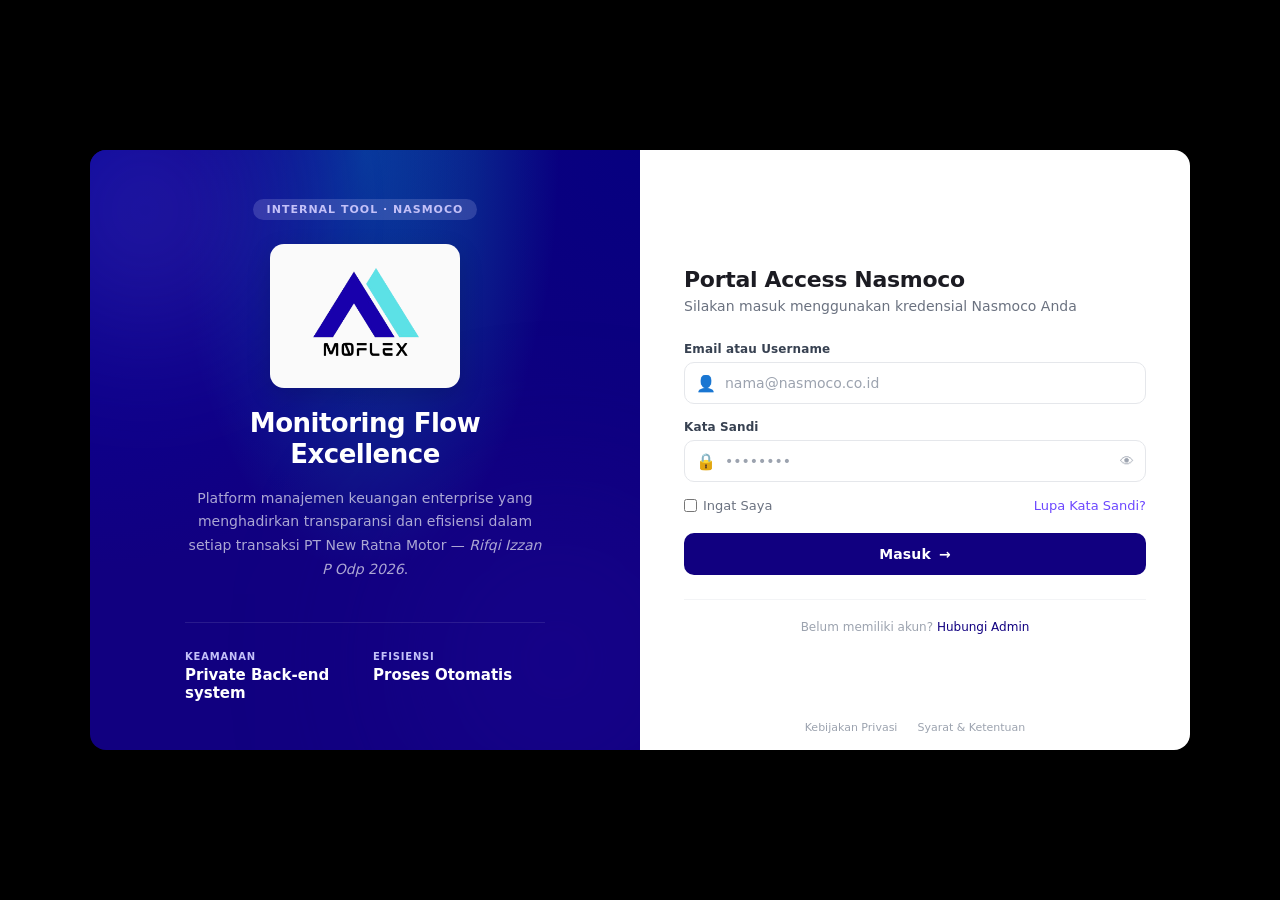
<file: login.html>
<!DOCTYPE html>
<html lang="id">
<head>
<meta charset="UTF-8"/>
<meta name="viewport" content="width=device-width, initial-scale=1.0"/>
<title>Login | MOFLEX Enterprise Finance</title>
<style>
*, *::before, *::after { box-sizing: border-box; margin: 0; padding: 0; }

body {
  font-family: 'Inter', system-ui, -apple-system, sans-serif;
  background: #000000;
  min-height: 100vh;
  display: flex;
  align-items: center;
  justify-content: center;
  overflow: hidden;
}

.bg-pattern {
  position: fixed;
  inset: 0;
  opacity: 0.04;
  pointer-events: none;
  background-image: radial-gradient(#f5f5f5 0.5px, transparent 0.5px);
  background-size: 24px 24px;
  z-index: 0;
}

.card {
  width: 100%;
  max-width: 1100px;
  min-height: 600px;
  display: grid;
  grid-template-columns: 1fr 1fr;
  border-radius: 16px;
  overflow: hidden;
  box-shadow: 0 25px 60px rgba(0,0,0,0.18);
  z-index: 10;
  position: relative;
}

.brand-panel {
  background-color: #110080;
  background-image:
    radial-gradient(at 0% 0%, hsla(243,100%,30%,1) 0px, transparent 50%),
    radial-gradient(at 50% 0%, hsla(181,100%,40%,0.4) 0px, transparent 50%),
    radial-gradient(at 100% 0%, hsla(243,100%,25%,1) 0px, transparent 50%);
  padding: 48px 40px;
  display: flex;
  flex-direction: column;
  align-items: center;
  justify-content: center;
  position: relative;
  overflow: hidden;
  transition: background-position 0.1s ease;
}

.brand-panel::before {
  content: '';
  position: absolute;
  top: -10%; left: -10%;
  width: 40%; height: 40%;
  border-radius: 50%;
  background: #c4c1f8;
  opacity: 0.15;
  filter: blur(80px);
}

.brand-panel::after {
  content: '';
  position: absolute;
  bottom: -10%; right: -10%;
  width: 50%; height: 50%;
  border-radius: 50%;
  background: #200a9a;
  opacity: 0.4;
  filter: blur(100px);
}

.brand-inner {
  position: relative;
  z-index: 1;
  text-align: center;
  max-width: 360px;
}

.brand-badge {
  display: inline-block;
  background: rgba(196,193,248,0.2);
  color: #c4c1f8;
  padding: 4px 14px;
  border-radius: 999px;
  font-size: 11px;
  font-weight: 600;
  letter-spacing: 1px;
  text-transform: uppercase;
  margin-bottom: 24px;
}

.brand-logo {
  font-size: 32px;
  font-weight: 800;
  color: #fff;
  letter-spacing: -1px;
  margin-bottom: 8px;
}

.brand-logo span { color: #c4c1f8; }

.brand-title {
  font-size: 26px;
  font-weight: 700;
  color: #fff;
  letter-spacing: -0.5px;
  line-height: 1.2;
  margin-bottom: 16px;
}

.brand-desc {
  font-size: 14px;
  color: rgba(255,255,255,0.65);
  line-height: 1.7;
  margin-bottom: 40px;
}

.brand-stats {
  display: grid;
  grid-template-columns: 1fr 1fr;
  gap: 16px;
  text-align: left;
  border-top: 1px solid rgba(255,255,255,0.1);
  padding-top: 28px;
}

.brand-stat-label {
  font-size: 10px;
  font-weight: 600;
  color: #c4c1f8;
  text-transform: uppercase;
  letter-spacing: 0.8px;
  margin-bottom: 4px;
}

.brand-stat-value {
  font-size: 15px;
  font-weight: 600;
  color: #fff;
}

.login-panel {
  background: #fff;
  padding: 48px 44px;
  display: flex;
  flex-direction: column;
  justify-content: center;
  position: relative;
}

.login-header { margin-bottom: 28px; }
.login-title {
  font-size: 22px;
  font-weight: 700;
  color: #1b1b22;
  margin-bottom: 6px;
  letter-spacing: -0.3px;
}
.login-subtitle { font-size: 14px; color: #6b7280; }

.form-group {
  display: flex;
  flex-direction: column;
  gap: 6px;
  margin-bottom: 16px;
}

.form-label {
  font-size: 12px;
  font-weight: 600;
  color: #374151;
  letter-spacing: 0.01em;
}

.input-wrap { position: relative; }

.input-icon {
  position: absolute;
  left: 12px;
  top: 50%;
  transform: translateY(-50%);
  color: #9ca3af;
  font-size: 16px;
  pointer-events: none;
}

.form-input {
  width: 100%;
  padding: 12px 12px 12px 40px;
  border: 1.5px solid #e5e7eb;
  border-radius: 10px;
  font-size: 14px;
  color: #1b1b22;
  background: #fff;
  outline: none;
  transition: all 0.15s;
  font-family: inherit;
}

.form-input:focus {
  border-color: #6c47ff;
  box-shadow: 0 0 0 3px rgba(108,71,255,0.1);
}

.form-input::placeholder { color: #9ca3af; }

.input-toggle {
  position: absolute;
  right: 12px;
  top: 50%;
  transform: translateY(-50%);
  background: none;
  border: none;
  cursor: pointer;
  color: #9ca3af;
  font-size: 14px;
  padding: 0;
}

.input-toggle:hover { color: #374151; }

.form-footer {
  display: flex;
  align-items: center;
  justify-content: space-between;
  margin-bottom: 20px;
}

.remember-label {
  display: flex;
  align-items: center;
  gap: 6px;
  cursor: pointer;
  font-size: 13px;
  color: #6b7280;
}

.remember-label input { accent-color: #6c47ff; }

.forgot-link {
  font-size: 13px;
  font-weight: 500;
  color: #6c47ff;
  text-decoration: none;
}

.forgot-link:hover { text-decoration: underline; }

.btn-login {
  width: 100%;
  padding: 13px;
  background: #110080;
  color: #fff;
  border: none;
  border-radius: 10px;
  font-size: 14px;
  font-weight: 600;
  cursor: pointer;
  transition: all 0.15s;
  display: flex;
  align-items: center;
  justify-content: center;
  gap: 8px;
  font-family: inherit;
  letter-spacing: 0.01em;
}

.btn-login:hover { background: #0d0066; box-shadow: 0 4px 16px rgba(17,0,128,0.3); }
.btn-login:active { transform: scale(0.985); }
.btn-login:disabled { opacity: 0.6; cursor: not-allowed; transform: none; }

.spinner {
  width: 16px; height: 16px;
  border: 2px solid rgba(255,255,255,0.3);
  border-top-color: #fff;
  border-radius: 50%;
  animation: spin 0.7s linear infinite;
}

@keyframes spin { to { transform: rotate(360deg); } }

.alert {
  padding: 12px 14px;
  border-radius: 8px;
  font-size: 13px;
  margin-bottom: 16px;
  display: none;
  line-height: 1.5;
}

.alert.show { display: block; }
.alert-error { background: #fef2f2; border: 1px solid #fecaca; color: #b91c1c; }
.alert-success { background: #f0fdf4; border: 1px solid #bbf7d0; color: #15803d; }
.alert-info { background: #eff6ff; border: 1px solid #bfdbfe; color: #1d4ed8; }

.login-footer {
  margin-top: 24px;
  padding-top: 20px;
  border-top: 1px solid #f3f4f6;
  text-align: center;
  font-size: 12px;
  color: #9ca3af;
}

.login-footer a { color: #110080; font-weight: 500; text-decoration: none; }
.login-footer a:hover { text-decoration: underline; }

.legal-links {
  position: absolute;
  bottom: 16px;
  left: 0; right: 0;
  display: flex;
  justify-content: center;
  gap: 20px;
  font-size: 11px;
}

.legal-links a { color: #9ca3af; text-decoration: none; }
.legal-links a:hover { color: #110080; }

@media (max-width: 768px) {
  .card { grid-template-columns: 1fr; max-width: 420px; min-height: unset; }
  .brand-panel { display: none; }
  .login-panel { padding: 36px 28px; }
}
</style>
</head>
<body>

<div class="bg-pattern"></div>

<div class="card">
  <!-- LEFT: Brand Panel -->
  <div class="brand-panel" id="brandPanel">
    <div class="brand-inner">
      <div class="brand-badge">Internal Tool · Nasmoco</div>
      <div style="background:#fafafa;border-radius:14px;padding:12px 20px;display:inline-flex;margin-bottom:20px;box-shadow:0 8px 24px rgba(0,0,0,0.15);">
      <img src="assets/Moflex logo.png" alt="MOFLEX" style="height:120px;width:auto;display:block;"/>
      </div>
      <div class="brand-title">Monitoring Flow<br/>Excellence</div>
      <p class="brand-desc">
        Platform manajemen keuangan enterprise yang menghadirkan transparansi dan efisiensi dalam setiap transaksi PT New Ratna Motor — <em>Rifqi Izzan P Odp 2026</em>.
      </p>
      <div class="brand-stats">
        <div>
          <div class="brand-stat-label">Keamanan</div>
          <div class="brand-stat-value">Private Back-end system</div>
        </div>
        <div>
          <div class="brand-stat-label">Efisiensi</div>
          <div class="brand-stat-value">Proses Otomatis</div>
        </div>
      </div>
    </div>
  </div>

  <!-- RIGHT: Login Form -->
  <div class="login-panel">
    <div class="login-header">
      <div class="login-title">Portal Access Nasmoco</div>
      <div class="login-subtitle">Silakan masuk menggunakan kredensial Nasmoco Anda</div>
    </div>

    <div class="alert alert-error" id="alertBox"></div>
    <div class="alert alert-success" id="successBox"></div>

    <div class="form-group">
      <label class="form-label" for="email">Email atau Username</label>
      <div class="input-wrap">
        <span class="input-icon">👤</span>
        <input type="text" id="email" class="form-input" placeholder="nama@nasmoco.co.id" autocomplete="username"/>
      </div>
    </div>

    <div class="form-group">
      <label class="form-label" for="password">Kata Sandi</label>
      <div class="input-wrap">
        <span class="input-icon">🔒</span>
        <input type="password" id="password" class="form-input" placeholder="••••••••" autocomplete="current-password"
          onkeydown="if(event.key==='Enter') doLogin()"/>
        <button class="input-toggle" onclick="togglePwd()" type="button" id="eyeBtn">👁</button>
      </div>
    </div>

    <div class="form-footer">
      <label class="remember-label">
        <input type="checkbox" id="rememberMe"/> Ingat Saya
      </label>
      <a href="#" class="forgot-link" onclick="showForgot();return false;">Lupa Kata Sandi?</a>
    </div>

    <button class="btn-login" id="btnLogin" onclick="doLogin()">
      Masuk
      <span>→</span>
    </button>

    <div class="login-footer">
      Belum memiliki akun? <a href="mailto:izzan@nasmoco.co.id">Hubungi Admin</a>
    </div>

    <div class="legal-links">
      <a href="#">Kebijakan Privasi</a>
      <a href="#">Syarat &amp; Ketentuan</a>
    </div>
  </div>
</div>

<script>
const BACKEND_URL = "https://script.google.com/macros/s/AKfycbyx_58SyQDTdYSIuF_-SFEkbLG4nHEopObcBlBIi6r1vviCZ3IhBABEMenM_F1hD8s1/exec";

// FIXED: native fetch() gak punya timeout default -- kalau Apps Script lagi
// "sibuk" (banyak eksekusi bersamaan), request login bisa nge-gantung TANPA
// BATAS WAKTU (pernah kejadian, "kadang gak bisa login"). Halaman ini terpisah
// dari api.js (belum ada session pas login), jadi butuh helper sendiri.
async function fetchWithRetry(url, options = {}, { timeoutMs = 20000, retries = 2, retryDelayMs = 2000 } = {}) {
  let lastErr;
  for(let attempt = 0; attempt <= retries; attempt++) {
    const controller = new AbortController();
    const timer = setTimeout(() => controller.abort(), timeoutMs);
    try {
      const res = await fetch(url, { ...options, signal: controller.signal });
      clearTimeout(timer);
      return res;
    } catch(err) {
      clearTimeout(timer);
      lastErr = err;
      if(attempt < retries) await new Promise(r => setTimeout(r, retryDelayMs * (attempt + 1)));
    }
  }
  throw lastErr;
}

function togglePwd() {
  const inp = document.getElementById("password");
  const btn = document.getElementById("eyeBtn");
  if(inp.type === "password") { inp.type = "text"; btn.textContent = "🙈"; }
  else { inp.type = "password"; btn.textContent = "👁"; }
}

function showAlert(msg, type="error") {
  const el = document.getElementById(type === "success" ? "successBox" : "alertBox");
  const other = document.getElementById(type === "success" ? "alertBox" : "successBox");
  other.className = "alert";
  el.textContent = msg;
  el.className = `alert alert-${type} show`;
}

function hideAlert() {
  document.getElementById("alertBox").className = "alert";
  document.getElementById("successBox").className = "alert";
}

function setLoading(loading) {
  const btn = document.getElementById("btnLogin");
  if(loading) {
    btn.disabled = true;
    btn.innerHTML = `<div class="spinner"></div> Memverifikasi...`;
  } else {
    btn.disabled = false;
    btn.innerHTML = `Masuk <span>→</span>`;
  }
}

async function doLogin() {
  const email    = document.getElementById("email").value.trim();
  const password = document.getElementById("password").value;
  const remember = document.getElementById("rememberMe").checked;

  if(!email || !password) { showAlert("Email dan kata sandi wajib diisi."); return; }

  hideAlert();
  setLoading(true);

  try {
    const res  = await fetchWithRetry(BACKEND_URL, {
      method: "POST",
      headers: { "Content-Type": "text/plain" },
      body: JSON.stringify({ action: "login", email, password }),
    });
    const data = await res.json();

    if(!data.ok) {
      showAlert(data.error || "Email atau kata sandi salah.");
      setLoading(false);
      return;
    }

    // FIXED (kritis): sebelumnya cache invoice user LAMA (moflex_invoices_v1)
    // gak pernah dibersihin pas ada login baru -- kalau user sebelumnya cuma
    // nutup tab (gak klik Logout), cache-nya nempel di localStorage/
    // sessionStorage device itu. User BARU yang login abis itu bisa "warisan"
    // data invoice user lama (scope beda role/dealer!) kalau fresh fetch ke
    // backend gagal/timeout -- app-nya fallback ke cache basi itu tanpa kasih
    // tau user itu bukan datanya dia. Makanya dibersihin total di sini, di
    // titik LOGIN (bukan cuma logout), biar sesi baru selalu mulai bersih.
    ["moflex_invoices_v1","ar_monitoring_v5"].forEach(k => { localStorage.removeItem(k); sessionStorage.removeItem(k); });

    // Simpan session
    const storage = remember ? localStorage : sessionStorage;
    storage.setItem("moflex_token", data.token);
    storage.setItem("moflex_user",  JSON.stringify(data.user));

    showAlert(`✓ Selamat datang, ${data.user.nama}! Mengalihkan...`, "success");
    setTimeout(() => window.location.href = "index.html", 800);

  } catch(err) {
    // FIXED: sebelumnya pesan generik "gagal terhubung" walau penyebabnya
    // server lagi sibuk (bukan koneksi internet user) -- setelah 3x percobaan
    // (fetchWithRetry) tetep gagal, kasih pesan yang lebih jujur.
    showAlert("Server sedang sibuk, coba lagi dalam beberapa saat.");
    setLoading(false);
  }
}

function showForgot() {
  showAlert("Hubungi Admin untuk reset kata sandi: rifqi.izzan@nasmoco.co.id", "error");
}

// Mesh gradient effect
document.addEventListener("mousemove", (e) => {
  const x = e.clientX / window.innerWidth * 10;
  const y = e.clientY / window.innerHeight * 10;
  const panel = document.getElementById("brandPanel");
  if(panel) panel.style.backgroundPosition = `${x}% ${y}%`;
});

// Check existing session
window.addEventListener("load", () => {
  const token = sessionStorage.getItem("moflex_token") || localStorage.getItem("moflex_token");
  if(!token) return;
  fetchWithRetry(BACKEND_URL, {
    method: "POST",
    headers: { "Content-Type": "text/plain" },
    body: JSON.stringify({ action: "checkSession", token }),
  }).then(r => r.json()).then(data => {
    if(data.ok) {
      showAlert("Sesi aktif ditemukan. Mengalihkan...", "success");
      setTimeout(() => window.location.href = "index.html", 600);
    } else {
      sessionStorage.removeItem("moflex_token");
      sessionStorage.removeItem("moflex_user");
      localStorage.removeItem("moflex_token");
      localStorage.removeItem("moflex_user");
    }
  }).catch(() => {});
});
</script>
</body>
</html>
</file>
